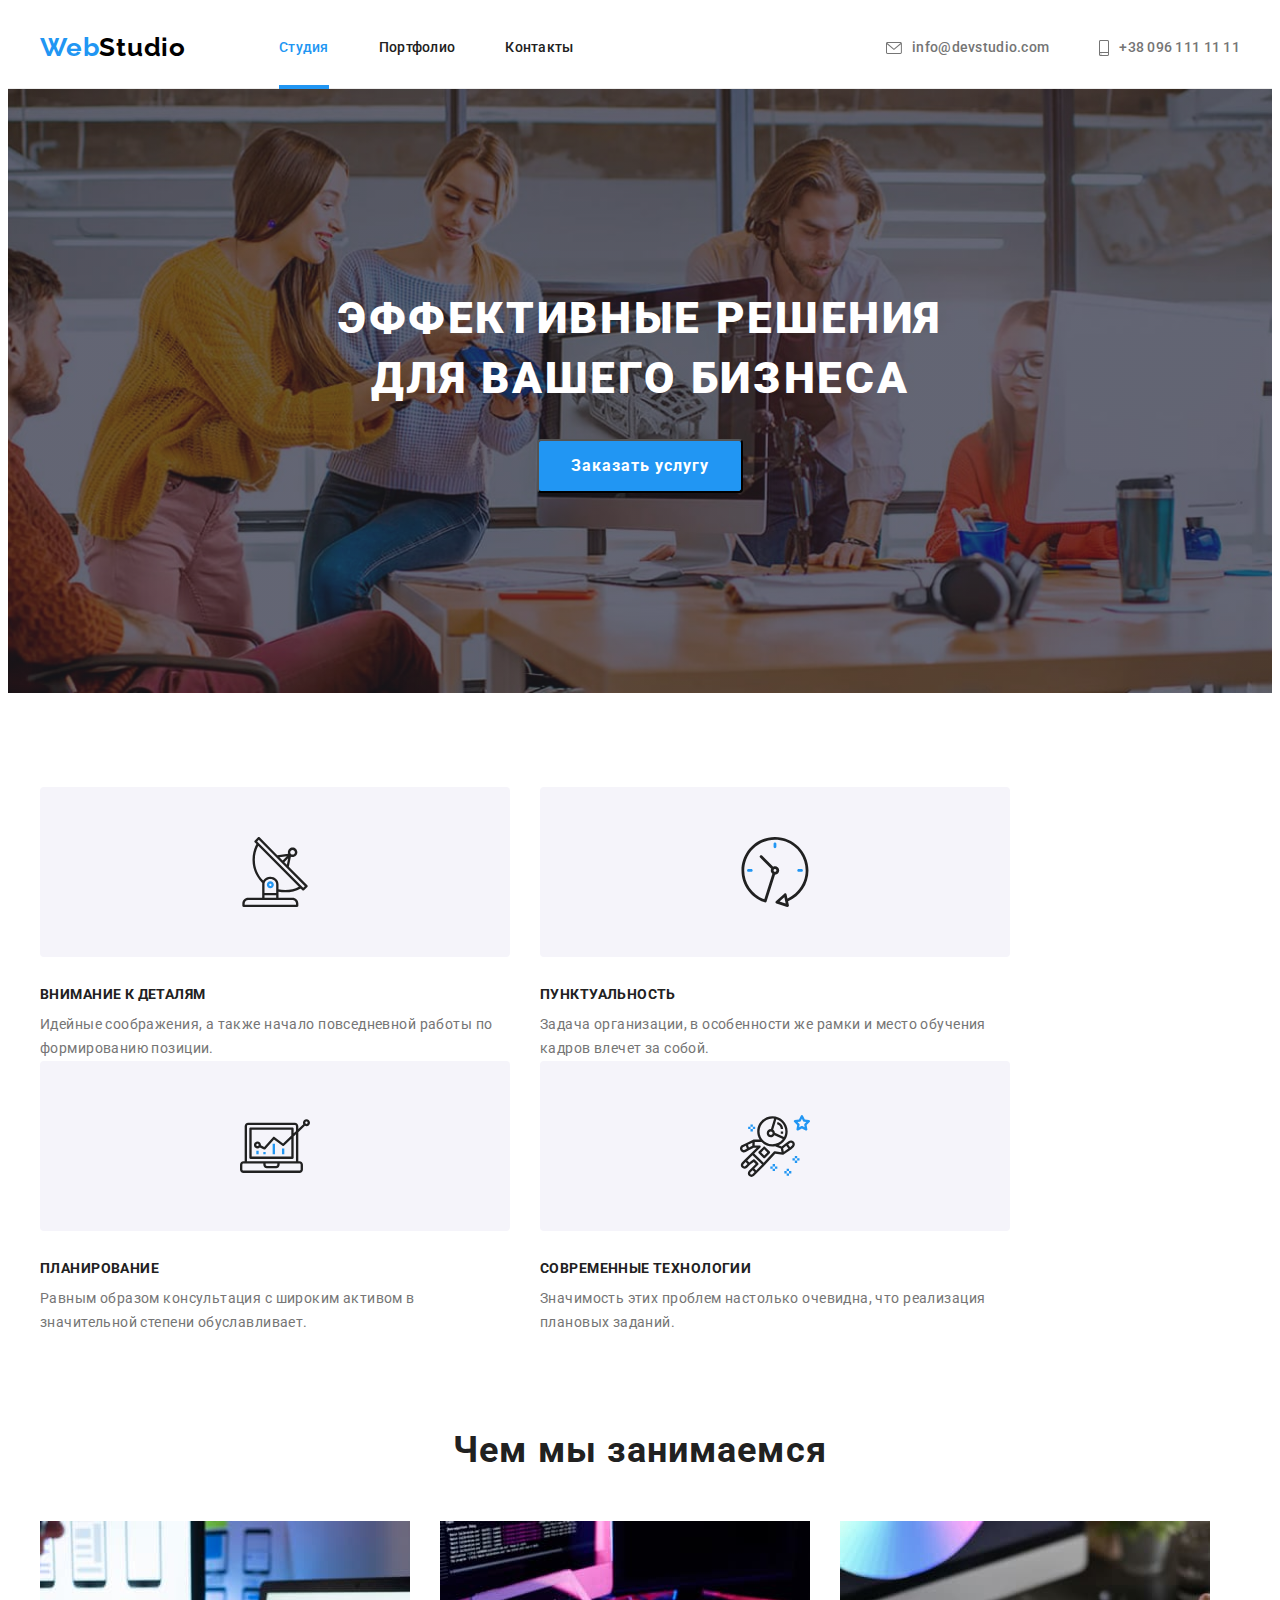
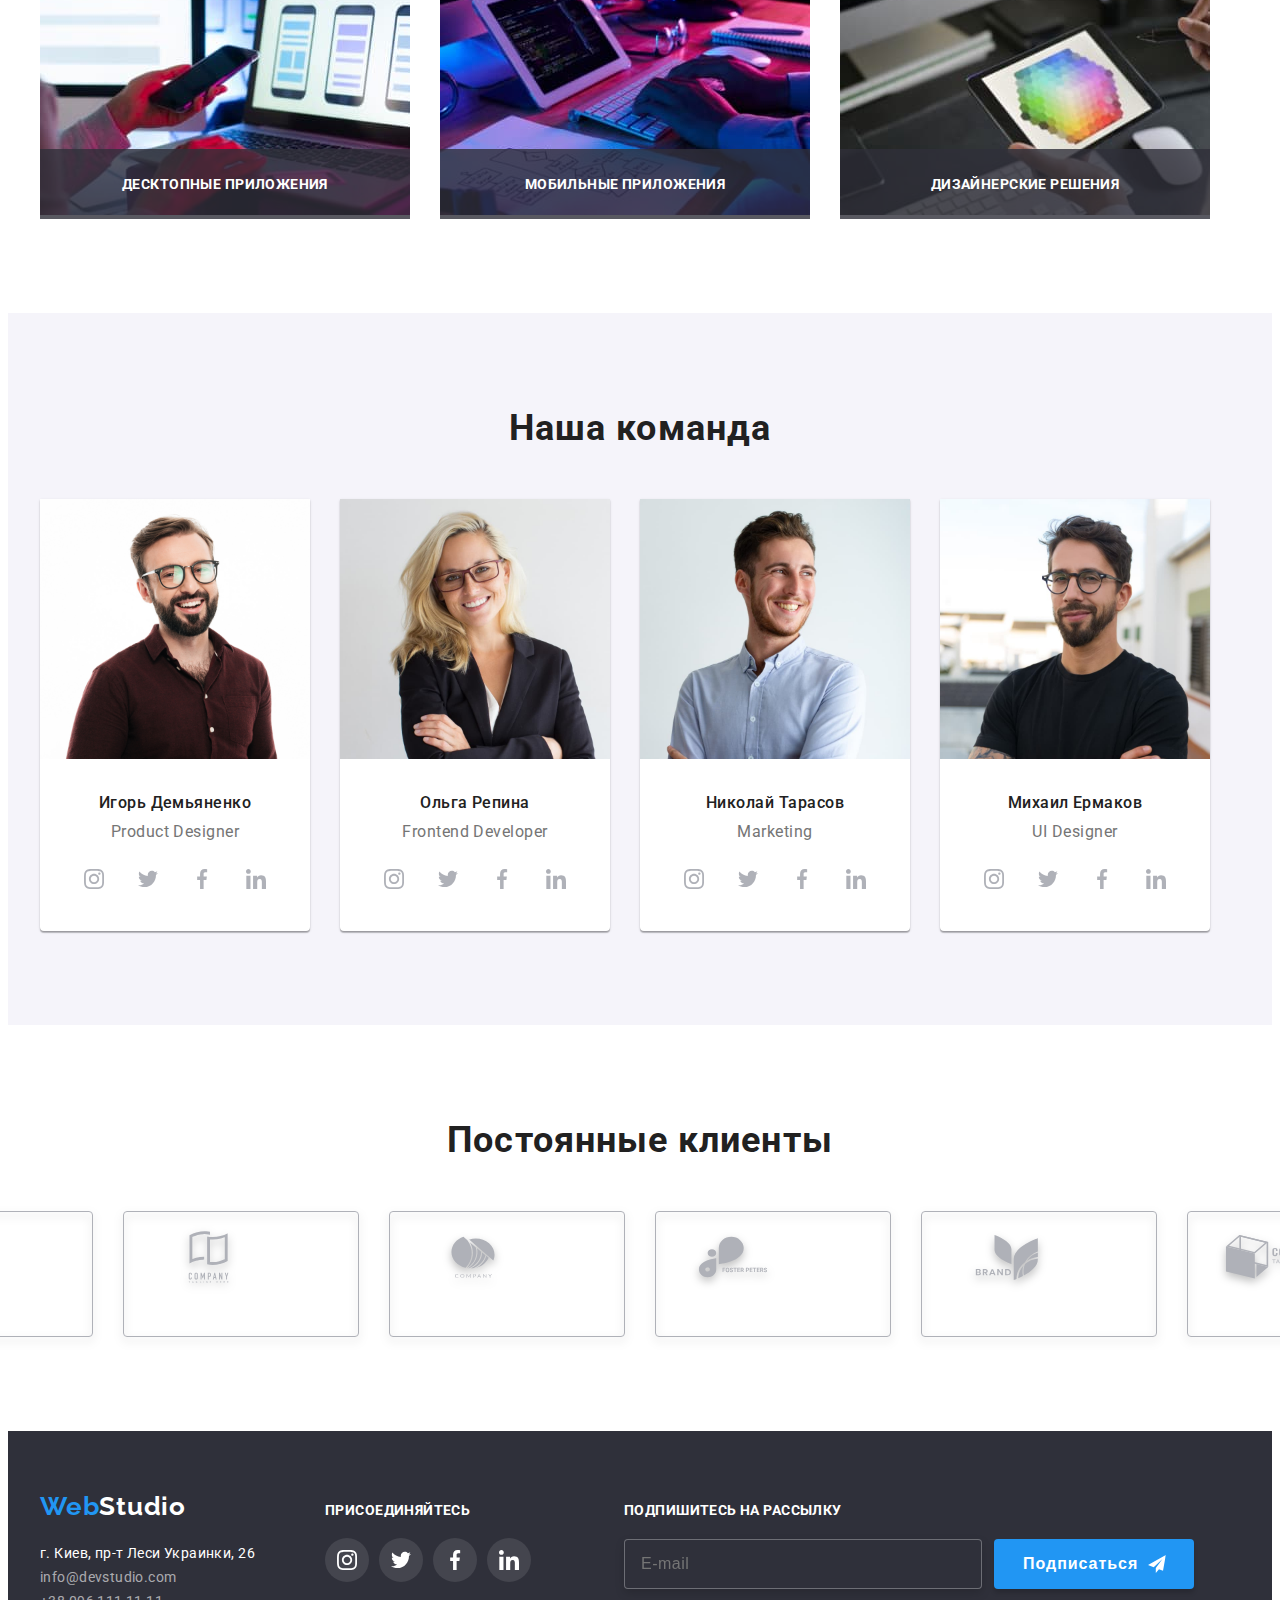
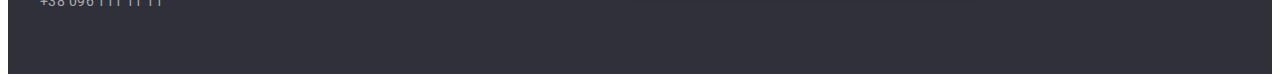
<file: index.html>
<!DOCTYPE html>
<html lang="ru">
  <head>
    <meta charset="UTF-8" />
    <meta http-equiv="X-UA-Compatible" content="IE=edge" />
    <meta name="viewport" content="width=device-width, initial-scale=1.0" />
    <title>Git rules!</title>
    <link rel="preconnect" href="https://fonts.googleapis.com" />
    <link rel="preconnect" href="https://fonts.gstatic.com" crossorigin />
    <link
      href="https://fonts.googleapis.com/css2?family=Raleway:wght@700&family=Roboto:wght@400;500;700;900&display=swap"
      rel="stylesheet"
    />
    <link
      rel="stylesheet"
      href="https://cdnjs.cloudflare.com/ajax/libs/modern-normalize/1.1.0/modern-normalize.min.css"
      integrity="sha512-wpPYUAdjBVSE4KJnH1VR1HeZfpl1ub8YT/NKx4PuQ5NmX2tKuGu6U/JRp5y+Y8XG2tV+wKQpNHVUX03MfMFn9Q=="
      crossorigin="anonymous"
      referrerpolicy="no-referrer"
    />
    <link rel="stylesheet" href="./css/style.css" />
  </head>

  <body>
    <header class="header">
      <div class="container">
        <nav class="header-navigation">
          <a lang="en" href="" class="header-logo-web link"
            >Web<span class="header-logo-studio link">Studio</span>
          </a>
          <ul class="header-list list">
            <li class="header-item"><a class="header-studio link" href="">Студия</a></li>
            <li class="header-item">
              <a class="header-potfolio link" href="./portfolio.html">Портфолио</a>
            </li>
            <li class="header-item"><a class="header-contact link" href="">Контакты</a></li>
          </ul>
        </nav>
        <ul class="header-right list">
          <li class="header-right-item">
            <a class="header-email link" href="mailto:info@devstudio.com">
              <svg class="header-icons" width="16" height="12">
                <use class="envelope" href="./images/icons.svg#icon-envelope"></use>
              </svg>
              info@devstudio.com</a
            >
          </li>
          <li class="header-right-item">
            <a class="header-tel link" href="tel:+380961111111">
              <svg class="header-icons" width="10" height="16">
                <use class="smartphone" href="./images/icons.svg#icon-smartphone"></use>
              </svg>
              +38 096 111 11 11</a
            >
          </li>
        </ul>
      </div>
    </header>
    <main>
      <section class="hero">
        <h1 class="hero-title">Эффективные решения для вашего бизнеса</h1>
        <button class="hero-button" type="button" data-modal-open>Заказать услугу</button>
      </section>
      <section class="peculiarities">
        <div class="container">
          <ul class="peculiarities-list">
            <li class="peculiarities-main list">
              <div class="icons-peculiarities list">
                <svg class="icons">
                  <use class="antenna" href="./images/icons.svg#icon-antenna"></use>
                </svg>
              </div>
              <h3 class="peculiarities-main-title">Внимание к деталям</h3>
              <p class="peculiarities-main-title-org">
                Идейные соображения, а также начало повседневной работы по формированию позиции.
              </p>
            </li>
            <li class="peculiarities-main list">
              <div class="icons-peculiarities list">
                <svg class="icons">
                  <use class="clock" href="./images/icons.svg#icon-clock"></use>
                </svg>
              </div>
              <h3 class="peculiarities-main-title">Пунктуальность</h3>
              <p class="peculiarities-main-title-org">
                Задача организации, в особенности же рамки и место обучения кадров влечет за собой.
              </p>
            </li>
            <li class="peculiarities-main list">
              <div class="icons-peculiarities list">
                <svg class="icons">
                  <use class="diagram" href="./images/icons.svg#icon-diagram"></use>
                </svg>
              </div>
              <h3 class="peculiarities-main-title">Планирование</h3>
              <p class="peculiarities-main-title-org">
                Равным образом консультация с широким активом в значительной степени обуславливает.
              </p>
            </li>
            <li class="peculiarities-main list">
              <div class="icons-peculiarities list">
                <svg class="icons">
                  <use class="astronaut" href="./images/icons.svg#icon-astronaut"></use>
                </svg>
              </div>
              <h3 class="peculiarities-main-title">Современные технологии</h3>
              <p class="peculiarities-main-title-org">
                Значимость этих проблем настолько очевидна, что реализация плановых заданий.
              </p>
            </li>
          </ul>
        </div>
      </section>
      <section class="doing">
        <div class="container">
          <h2 class="doing-title">Чем мы занимаемся</h2>
          <ul class="doing-image list">
            <li class="doing-image-pictures">
              <img src="./images/doing/img1.jpg" alt="Разработка сайта" width="370" height="294" />
              <h3 class="doing-kind">Десктопные приложения</h3>
            </li>
            <li class="doing-image-pictures">
              <img src="./images/doing/img2.jpg" alt="Дизайн" width="370" height="294" />
              <h3 class="doing-kind">Мобильные приложения</h3>
            </li>
            <li class="doing-image-pictures">
              <img src="./images/doing/img3.jpg" alt="Графика и цвет" width="370" height="294" />
              <h3 class="doing-kind">Дизайнерские решения</h3>
            </li>
          </ul>
        </div>
      </section>
      <section class="team">
        <div class="container">
          <h2 class="team-title">Наша команда</h2>
          <ul class="team-worker list">
            <li class="team-worker-about">
              <img
                class="cards-workers"
                src="./images/team/demyanenko.jpg"
                alt="Игорь Демьяненко"
                width="270"
                height="260"
              />
              <div class="name-function-worker">
                <h3 class="team-worker-about-name">Игорь Демьяненко</h3>
                <p class="team-worker-function" lang="en">Product Designer</p>
                <ul class="worker-socials">
                  <li class="socials-item list">
                    <a class="socials-link link" href="">
                      <svg class="socials-icons" width="20" height="20">
                        <use class="instagram" href="./images/icons.svg#icon-instagram"></use>
                      </svg>
                    </a>
                  </li>
                  <li class="socials-item list">
                    <a class="socials-link link" href="">
                      <svg class="socials-icons" width="20" height="20">
                        <use class="twitter" href="./images/icons.svg#icon-twitter"></use>
                      </svg>
                    </a>
                  </li>
                  <li class="socials-item list">
                    <a class="socials-link link" href="">
                      <svg class="socials-icons" width="20" height="20">
                        <use class="facebook" href="./images/icons.svg#icon-facebook"></use>
                      </svg>
                    </a>
                  </li>
                  <li class="socials-item list">
                    <a class="socials-link link" href="">
                      <svg class="socials-icons" width="20" height="20">
                        <use class="linkedin" href="./images/icons.svg#icon-linkedin"></use>
                      </svg>
                    </a>
                  </li>
                </ul>
              </div>
            </li>
            <li class="team-worker-about">
              <img
                class="cards-workers"
                src="./images/team/repina.jpg"
                alt="Ольга Репина"
                width="270"
                height="260"
              />
              <div class="name-function-worker">
                <h3 class="team-worker-about-name">Ольга Репина</h3>
                <p class="team-worker-function" lang="en">Frontend Developer</p>
                <ul class="worker-socials">
                  <li class="socials-item list">
                    <a class="socials-link link" href="">
                      <svg class="socials-icons" width="20" height="20">
                        <use class="instagram" href="./images/icons.svg#icon-instagram"></use>
                      </svg>
                    </a>
                  </li>
                  <li class="socials-item list">
                    <a class="socials-link link" href="">
                      <svg class="socials-icons" width="20" height="20">
                        <use class="twitter" href="./images/icons.svg#icon-twitter"></use>
                      </svg>
                    </a>
                  </li>
                  <li class="socials-item list">
                    <a class="socials-link link" href="">
                      <svg class="socials-icons" width="20" height="20">
                        <use class="facebook" href="./images/icons.svg#icon-facebook"></use>
                      </svg>
                    </a>
                  </li>
                  <li class="socials-item list">
                    <a class="socials-link link" href="">
                      <svg class="socials-icons" width="20" height="20">
                        <use class="linkedin" href="./images/icons.svg#icon-linkedin"></use>
                      </svg>
                    </a>
                  </li>
                </ul>
              </div>
            </li>
            <li class="team-worker-about">
              <img
                class="cards-workers"
                src="./images/team/tarasov.jpg"
                alt="Николай Тарасов"
                width="270"
                height="260"
              />
              <div class="name-function-worker">
                <h3 class="team-worker-about-name">Николай Тарасов</h3>
                <p class="team-worker-function" lang="en">Marketing</p>
                <ul class="worker-socials">
                  <li class="socials-item list">
                    <a class="socials-link link" href="">
                      <svg class="socials-icons" width="20" height="20">
                        <use class="instagram" href="./images/icons.svg#icon-instagram"></use>
                      </svg>
                    </a>
                  </li>
                  <li class="socials-item list">
                    <a class="socials-link link" href="">
                      <svg class="socials-icons" width="20" height="20">
                        <use class="twitter" href="./images/icons.svg#icon-twitter"></use>
                      </svg>
                    </a>
                  </li>
                  <li class="socials-item list">
                    <a class="socials-link link" href="">
                      <svg class="socials-icons" width="20" height="20">
                        <use class="facebook" href="./images/icons.svg#icon-facebook"></use>
                      </svg>
                    </a>
                  </li>
                  <li class="socials-item list">
                    <a class="socials-link link" href="">
                      <svg class="socials-icons" width="20" height="20">
                        <use class="linkedin" href="./images/icons.svg#icon-linkedin"></use>
                      </svg>
                    </a>
                  </li>
                </ul>
              </div>
            </li>
            <li class="team-worker-about">
              <img
                class="cards-workers"
                src="./images/team/ermakov.jpg"
                alt="Михаил Ермаков"
                width="270"
                height="260"
              />
              <div class="name-function-worker">
                <h3 class="team-worker-about-name">Михаил Ермаков</h3>
                <p class="team-worker-function" lang="en">UI Designer</p>
                <ul class="worker-socials">
                  <li class="socials-item list">
                    <a class="socials-link link" href="">
                      <svg class="socials-icons" width="20" height="20">
                        <use class="instagram" href="./images/icons.svg#icon-instagram"></use>
                      </svg>
                    </a>
                  </li>
                  <li class="socials-item list">
                    <a class="socials-link link" href="">
                      <svg class="socials-icons" width="20" height="20">
                        <use class="twitter" href="./images/icons.svg#icon-twitter"></use>
                      </svg>
                    </a>
                  </li>
                  <li class="socials-item list">
                    <a class="socials-link link" href="">
                      <svg class="socials-icons" width="20" height="20">
                        <use class="facebook" href="./images/icons.svg#icon-facebook"></use>
                      </svg>
                    </a>
                  </li>
                  <li class="socials-item list">
                    <a class="socials-link link" href="">
                      <svg class="socials-icons" width="20" height="20">
                        <use class="linkedin" href="./images/icons.svg#icon-linkedin"></use>
                      </svg>
                    </a>
                  </li>
                </ul>
              </div>
            </li>
          </ul>
        </div>
      </section>
      <section class="clients">
        <div class="container">
          <h2 class="clients-title">Постоянные клиенты</h2>
          <ul class="clients-icons list">
            <li class="clients-icons-cards">
              <a class="clients-icons-number" href="">
                <svg class="clients-icons-number-cards">
                  <use class="one" href="./images/icons.svg#icon-one"></use>
                </svg>
              </a>
            </li>
            <li class="clients-icons-cards">
              <a class="clients-icons-number" href="">
                <svg class="clients-icons-number-cards">
                  <use class="two" href="./images/icons.svg#icon-two"></use>
                </svg>
              </a>
            </li>
            <li class="clients-icons-cards">
              <a class="clients-icons-number" href="">
                <svg class="clients-icons-number-cards">
                  <use class="three" href="./images/icons.svg#icon-three"></use>
                </svg>
              </a>
            </li>
            <li class="clients-icons-cards">
              <a class="clients-icons-number" href="">
                <svg class="clients-icons-number-cards">
                  <use class="four" href="./images/icons.svg#icon-four"></use>
                </svg>
              </a>
            </li>
            <li class="clients-icons-cards">
              <a class="clients-icons-number" href="">
                <svg class="clients-icons-number-cards">
                  <use class="five" href="./images/icons.svg#icon-five"></use>
                </svg>
              </a>
            </li>
            <li class="clients-icons-cards">
              <a class="clients-icons-number" href="">
                <svg class="clients-icons-number-cards">
                  <use class="six" href="./images/icons.svg#icon-six"></use>
                </svg>
              </a>
            </li>
          </ul>
        </div>
      </section>
    </main>
    <footer class="footer">
      <div class="footer-logo-together container">
        <div class="footer-logo">
          <a lang="en" href="" class="footer-logo-web link"
            >Web<span class="footer-logo-studio link">Studio</span>
          </a>
          <address class="footer-adress">
            <ul class="footer-adress list">
              <li class="footer-item">
                <a
                  class="footer-adress-map link"
                  href="https://goo.gl/maps/Y9BvovTNRjRQ5Cvj7"
                  target="_blank"
                  rel="noreferrer noopener"
                  >г. Киев, пр-т Леси Украинки, 26</a
                >
              </li>
              <li class="footer-item">
                <a class="footer-email link" href="mailto:info@devstudio.com">info@devstudio.com</a>
              </li>
              <li class="footer-item">
                <a class="footer-tel link" href="tel:+380961111111">+38 096 111 11 11</a>
              </li>
            </ul>
          </address>
        </div>
        <div class="footer-together">
          <p class="together-title">присоединяйтесь</p>
          <ul class="together-socials">
            <li class="together-item list">
              <a class="together-link link" href="">
                <svg class="together-icons" width="20" height="20">
                  <use class="instagram" href="./images/icons.svg#icon-instagram"></use>
                </svg>
              </a>
            </li>
            <li class="together-item list">
              <a class="together-link link" href="">
                <svg class="together-icons" width="20" height="20">
                  <use class="twitter" href="./images/icons.svg#icon-twitter"></use>
                </svg>
              </a>
            </li>
            <li class="together-item list">
              <a class="together-link link" href="">
                <svg class="together-icons" width="20" height="20">
                  <use class="facebook" href="./images/icons.svg#icon-facebook"></use>
                </svg>
              </a>
            </li>
            <li class="together-item list">
              <a class="together-link link" href="">
                <svg class="together-icons" width="20" height="20">
                  <use class="linkedin" href="./images/icons.svg#icon-linkedin"></use>
                </svg>
              </a>
            </li>
          </ul>
        </div>
        <div class="subscribe">
          <p class="subscribe-text">Подпишитесь на рассылку</p>
          <div class="subscribe-contact">
            <input type="email" class="subscribe-email" placeholder="E-mail" />
            <button type="submit" class="subscribe-button">
              Подписаться
              <svg class="subscribe-icons" width="24" height="24">
                <use class="telegramsend" href="./images/icons.svg#icon-telegramsend"></use>
              </svg>
            </button>
          </div>
        </div>
      </div>
    </footer>
    <div class="backdrop is-hidden" data-modal is-hidden>
      <div class="modal">
        <button type="button" class="open" data-modal-close>
          <svg class="open-modal">
            <use class="icon-close" href="./images/icons.svg#icon-close"></use>
          </svg>
        </button>
        <form action="#" class="modal-form">
          <p class="modal-text">Оставьте свои данные, мы вам перезвоним</p>
          <div class="modal-form-field">
            <label for="input-name" class="modal-form-label">Имя</label>
            <span class="input-wrap">
              <input type="text" id="input-name" class="modal-form-input" name="user-name" />
              <svg class="modal-form-icon">
                <use class="modal-form-person" href="./images/icons.svg#icon-person"></use>
              </svg>
            </span>
          </div>
          <div class="modal-form-field">
            <label for="input-tel" class="modal-form-label">Телефон</label>
            <span class="input-wrap">
              <input type="tel" id="input-tel" class="modal-form-input" name="user-tel" />
              <svg class="modal-form-icon">
                <use class="modal-form-phone" href="./images/icons.svg#icon-phone"></use>
              </svg>
            </span>
          </div>
          <div class="modal-form-field">
            <label for="input-email" class="modal-form-label">Почта</label>
            <span class="input-wrap">
              <input type="email" id="input-email" class="modal-form-input" name="user-email" />
              <svg class="modal-form-icon">
                <use class="modal-form-email" href="./images/icons.svg#icon-email"></use>
              </svg>
            </span>
          </div>
          <div class="modal-form-field">
            <label for="comment" class="modal-form-comment">Комментарий</label>
            <textarea
              name="modal-comment"
              id="comment"
              placeholder="Введите текст"
              class="modal-comment"
            ></textarea>
          </div>
          <div class="modal-form-checkbox">
            <input type="checkbox" id="check" name="policy" class="checkbox" />
            <label for="check" class="check">
              <span class="icon-check">
                <svg class="modal-icon-check" width="11" height="8">
                  <use class="modal-check" href="./images/icons.svg#icon-vector"></use>
                </svg>
              </span>
              Соглашаюсь с рассылкой и принимаю
              <a href="" class="check-contract">Условия договора</a></label
            >
          </div>
          <button type="submit" class="modal-button-submit">Отправить</button>
        </form>
      </div>
    </div>
    <script src="./js/modal.js"></script>
  </body>
</html>
</file>
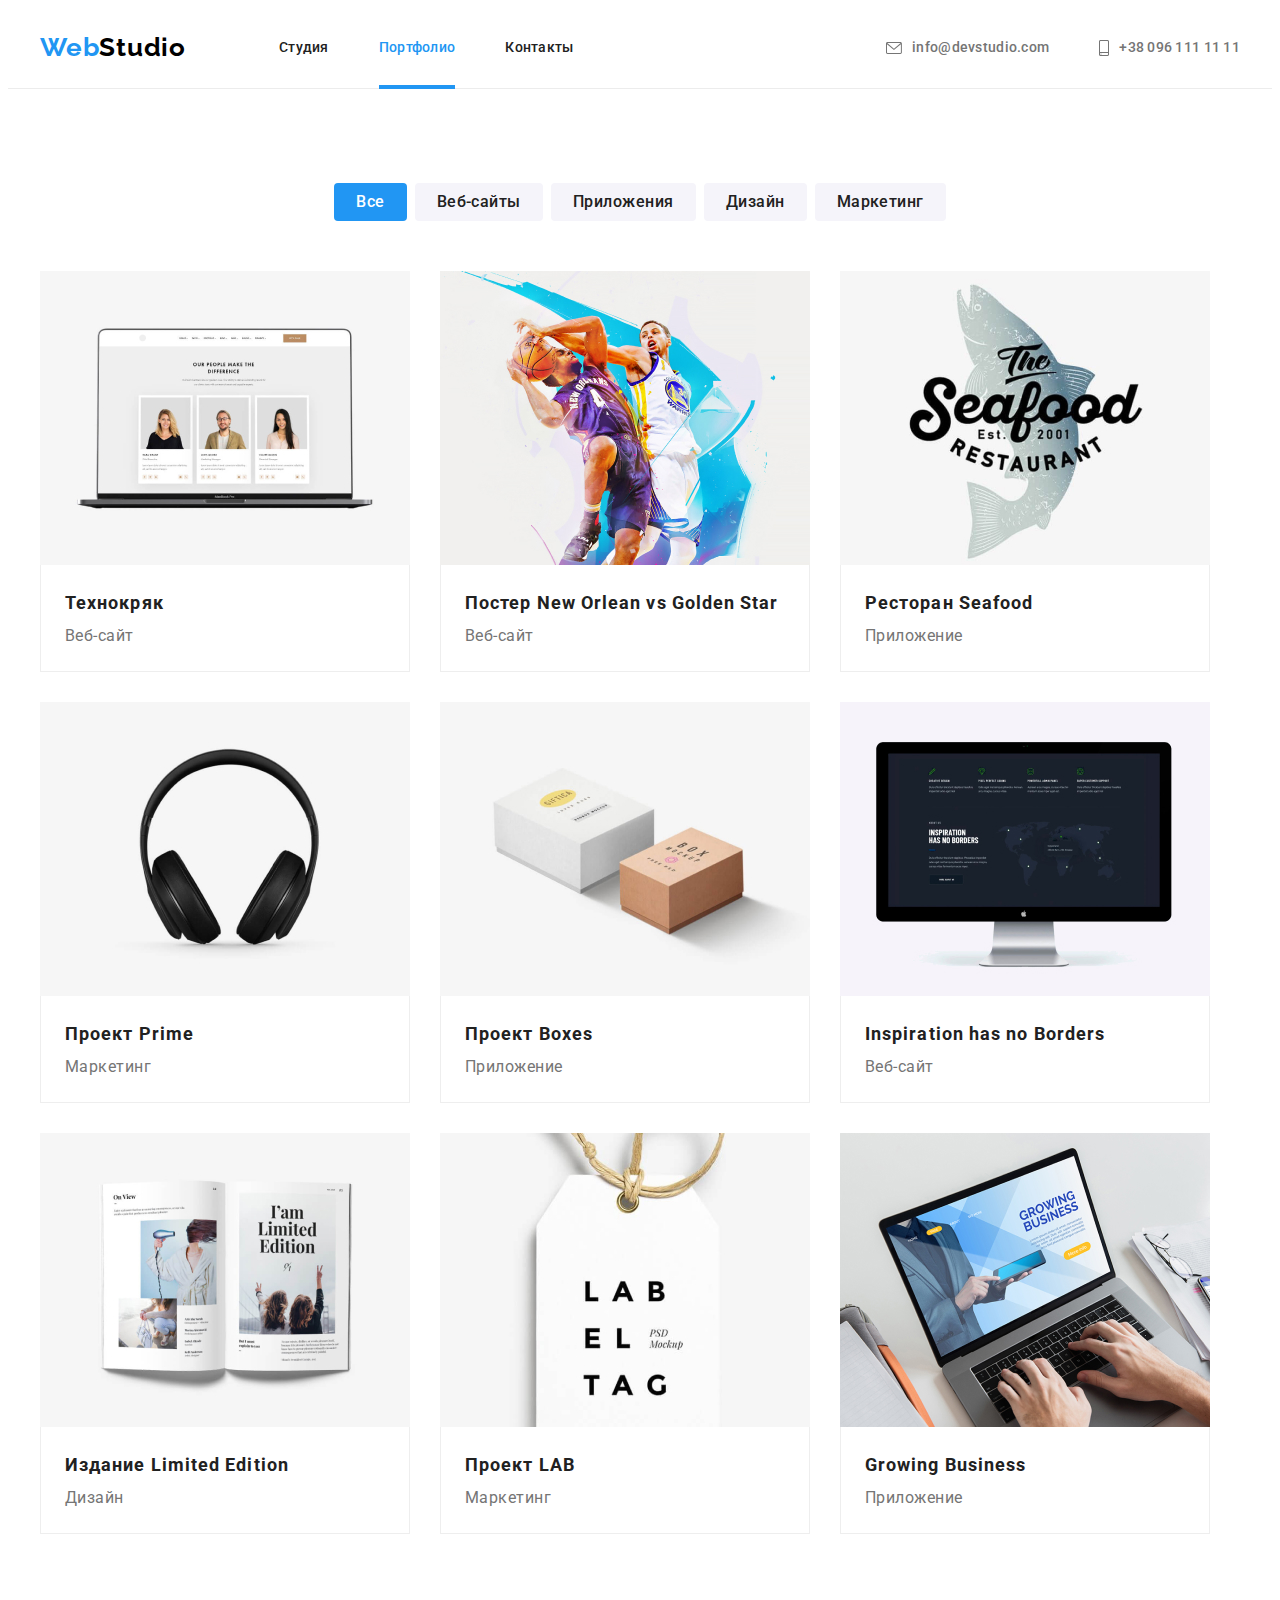
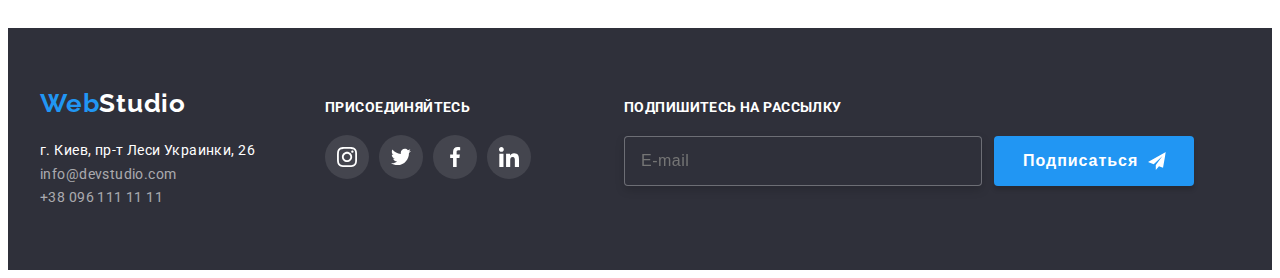
<file: portfolio.html>
<!DOCTYPE html>
<html lang="ru">
  <head>
    <meta charset="UTF-8" />
    <meta http-equiv="X-UA-Compatible" content="IE=edge" />
    <meta name="viewport" content="width=device-width, initial-scale=1.0" />
    <title>Document</title>
    <link rel="preconnect" href="https://fonts.googleapis.com" />
    <link rel="preconnect" href="https://fonts.gstatic.com" crossorigin />
    <link
      href="https://fonts.googleapis.com/css2?family=Raleway:wght@700&family=Roboto:wght@400;500;700;900&display=swap"
      rel="stylesheet"
    />
    <link
      rel="stylesheet"
      href="https://cdnjs.cloudflare.com/ajax/libs/modern-normalize/1.1.0/modern-normalize.min.css"
      integrity="sha512-wpPYUAdjBVSE4KJnH1VR1HeZfpl1ub8YT/NKx4PuQ5NmX2tKuGu6U/JRp5y+Y8XG2tV+wKQpNHVUX03MfMFn9Q=="
      crossorigin="anonymous"
      referrerpolicy="no-referrer"
    />
    <link rel="stylesheet" href="./css/style.css" />
  </head>
  <body>
    <header class="header">
      <div class="container">
        <nav class="header-navigation">
          <a lang="en" href="" class="header-logo-web link"
            >Web<span class="header-logo-studio link">Studio</span>
          </a>
          <ul class="header-list list">
            <li class="header-item">
              <a class="header-studio-second link" href="./index.html">Студия</a>
            </li>
            <li class="header-item">
              <a class="header-potfolio-second link" href="">Портфолио</a>
            </li>
            <li class="header-item"><a class="header-contact link" href="">Контакты</a></li>
          </ul>
        </nav>
        <ul class="header-right list">
          <li class="header-right-item">
            <a class="header-email link" href="mailto:info@devstudio.com">
              <svg class="header-icons" width="16" height="12">
                <use class="envelope" href="./images/icons.svg#icon-envelope"></use>
              </svg>
              info@devstudio.com</a
            >
          </li>
          <li class="header-right-item">
            <a class="header-tel link" href="tel:+380961111111">
              <svg class="header-icons" width="10" height="16">
                <use class="smartphone" href="./images/icons.svg#icon-smartphone"></use>
              </svg>
              +38 096 111 11 11</a
            >
          </li>
        </ul>
      </div>
    </header>
    <main class="main">
      <section class="main-buttons">
        <div class="container">
          <ul class="main-buttons-list list">
            <li class="main-buttons-item">
              <button class="main-button-all" type="button">Все</button>
            </li>
            <li class="main-buttons-item">
              <button class="main-button-other" type="button">Веб-сайты</button>
            </li>
            <li class="main-buttons-item">
              <button class="main-button-other" type="button">Приложения</button>
            </li>
            <li class="main-buttons-item">
              <button class="main-button-other" type="button">Дизайн</button>
            </li>
            <li class="main-buttons-item">
              <button class="main-button-other" type="button">Маркетинг</button>
            </li>
          </ul>
          <ul class="projects-list list">
            <li class="projects-information">
              <a class="projects-information-link link" href="">
                <div class="projects-cards-text">
                  <img
                    class="projects-cards"
                    src="./imgportfolio/tehnokryak.jpg"
                    alt="Технокряк"
                    width="370"
                    height="294"
                  />
                  <p class="projects-information-text">
                    Технокряк это современная площадка распространения коронавируса. Компании
                    используют эту платформу для цифрового шпионажа и атак на защищённые сервера
                    конкурентов.
                  </p>
                </div>
                <div class="cards-name">
                  <h3 class="projects-name">Технокряк</h3>
                  <p class="projects-type">Веб-сайт</p>
                </div>
              </a>
            </li>
            <li class="projects-information">
              <a class="projects-information-link link" href="">
                <img
                  class="projects-cards"
                  src="./imgportfolio/star.jpg"
                  alt="Постер New Orlean vs Golden Star"
                  width="370"
                  height="294"
                />
                <div class="cards-name">
                  <h3 class="projects-name">
                    Постер <span lang="en">New Orlean vs Golden Star</span>
                  </h3>
                  <p class="projects-type">Веб-сайт</p>
                </div>
              </a>
            </li>
            <li class="projects-information">
              <a class="projects-information-link link" href="">
                <img
                  class="projects-cards"
                  src="./imgportfolio/seafood.jpg"
                  alt="Ресторан Seafood"
                  width="370"
                  height="294"
                />
                <div class="cards-name">
                  <h3 class="projects-name">Ресторан <span lang="en">Seafood</span></h3>
                  <p class="projects-type">Приложение</p>
                </div>
              </a>
            </li>
            <li class="projects-information">
              <a class="projects-information-link link" href="">
                <img
                  class="projects-cards"
                  src="./imgportfolio/prime.jpg"
                  alt="Проект Prime"
                  width="370"
                  height="294"
                />
                <div class="cards-name">
                  <h3 class="projects-name">Проект <span lang="en">Prime</span></h3>
                  <p class="projects-type">Маркетинг</p>
                </div>
              </a>
            </li>
            <li class="projects-information">
              <a class="projects-information-link link" href="">
                <img
                  class="projects-cards"
                  src="./imgportfolio/boxes.jpg"
                  alt="Проект Boxes"
                  width="370"
                  height="294"
                />
                <div class="cards-name">
                  <h3 class="projects-name">Проект <span lang="en">Boxes</span></h3>
                  <p class="projects-type">Приложение</p>
                </div>
              </a>
            </li>
            <li class="projects-information">
              <a class="projects-information-link link" href="">
                <img
                  class="projects-cards"
                  src="./imgportfolio/borders.jpg"
                  alt="Inspiration has no Borders"
                  width="370"
                  height="294"
                />
                <div class="cards-name">
                  <h3 class="projects-name" lang="en">Inspiration has no Borders</h3>
                  <p class="projects-type">Веб-сайт</p>
                </div>
              </a>
            </li>
            <li class="projects-information">
              <a class="projects-information-link link" href="">
                <img
                  class="projects-cards"
                  src="./imgportfolio/edition.jpg"
                  alt="Издание Limited Edition"
                  width="370"
                  height="294"
                />
                <div class="cards-name">
                  <h3 class="projects-name">Издание <span lang="en">Limited Edition</span></h3>
                  <p class="projects-type">Дизайн</p>
                </div>
              </a>
            </li>
            <li class="projects-information">
              <a class="projects-information-link link" href="">
                <img
                  class="projects-cards"
                  src="./imgportfolio/lab.jpg"
                  alt="Проект LAB"
                  width="370"
                  height="294"
                />
                <div class="cards-name">
                  <h3 class="projects-name">Проект <span lang="en">LAB</span></h3>
                  <p class="projects-type">Маркетинг</p>
                </div>
              </a>
            </li>
            <li class="projects-information">
              <a class="projects-information-link link" href="">
                <img
                  class="projects-cards"
                  src="./imgportfolio/business.jpg"
                  alt="Growing Business"
                  width="370"
                  height="294"
                />
                <div class="cards-name">
                  <h3 class="projects-name" lang="en">Growing Business</h3>
                  <p class="projects-type">Приложение</p>
                </div>
              </a>
            </li>
          </ul>
        </div>
      </section>
    </main>
    <footer class="footer">
      <div class="footer-logo-together container">
        <div class="footer-logo">
          <a lang="en" href="" class="footer-logo-web link"
            >Web<span class="footer-logo-studio link">Studio</span>
          </a>
          <address class="footer-adress">
            <ul class="footer-adress list">
              <li class="footer-item">
                <a
                  class="footer-adress-map link"
                  href="https://goo.gl/maps/Y9BvovTNRjRQ5Cvj7"
                  target="_blank"
                  rel="noreferrer noopener"
                  >г. Киев, пр-т Леси Украинки, 26</a
                >
              </li>
              <li class="footer-item">
                <a class="footer-email link" href="mailto:info@devstudio.com">info@devstudio.com</a>
              </li>
              <li class="footer-item">
                <a class="footer-tel link" href="tel:+380961111111">+38 096 111 11 11</a>
              </li>
            </ul>
          </address>
        </div>
        <div class="footer-together">
          <p class="together-title">присоединяйтесь</p>
          <ul class="together-socials">
            <li class="together-item list">
              <a class="together-link link" href="">
                <svg class="together-icons" width="20" height="20">
                  <use class="instagram" href="./images/icons.svg#icon-instagram"></use>
                </svg>
              </a>
            </li>
            <li class="together-item list">
              <a class="together-link link" href="">
                <svg class="together-icons" width="20" height="20">
                  <use class="twitter" href="./images/icons.svg#icon-twitter"></use>
                </svg>
              </a>
            </li>
            <li class="together-item list">
              <a class="together-link link" href="">
                <svg class="together-icons" width="20" height="20">
                  <use class="facebook" href="./images/icons.svg#icon-facebook"></use>
                </svg>
              </a>
            </li>
            <li class="together-item list">
              <a class="together-link link" href="">
                <svg class="together-icons" width="20" height="20">
                  <use class="linkedin" href="./images/icons.svg#icon-linkedin"></use>
                </svg>
              </a>
            </li>
          </ul>
        </div>
        <div class="subscribe">
          <p class="subscribe-text">Подпишитесь на рассылку</p>
          <div class="subscribe-contact">
            <input type="email" class="subscribe-email" placeholder="E-mail" />
            <button type="submit" class="subscribe-button">
              Подписаться
              <svg class="subscribe-icons" width="24" height="24">
                <use class="telegramsend" href="./images/icons.svg#icon-telegramsend"></use>
              </svg>
            </button>
          </div>
        </div>
      </div>
    </footer>
  </body>
</html>
</file>
<file: css/style.css>
:root {
  --main-title-colore: #ffffff;
  --second-title-color: #212121;
  --main-text-color: #757575;
  --accent-color: #2196f3;
  --timing-function: cubic-bezier(0.4, 0, 0.2, 1);
  --time: 250ms;
}
body {
  font-family: 'Roboto', sans-serif;
  color: var(--main-text-color);
}
p,
h1,
h2,
h3,
h4,
h5,
h6,
ul {
  margin-top: 0;
  margin-bottom: 0;
}
ul {
  padding-left: 0;
}
.list {
  list-style: none;
}
.link {
  text-decoration: none;
}
.container {
  width: 1200px;
  padding-left: 15px;
  padding-right: 15px;
  margin: 0 auto;
}
/*-----HEADER--- */
.header {
  border-bottom: 1px solid #ececec;
}
.header .container {
  display: flex;
  align-items: center;
  padding-top: 0;
  padding-bottom: 0;
}
.header-navigation {
  display: flex;
  align-items: center;
}
.header-list {
  display: flex;
  margin-left: 93px;
}
.header-right {
  display: flex;
  margin-left: auto;
}
.header-list .header-item:not(:last-child) {
  margin-right: 50px;
}
.header-item .link {
  display: block;
  padding-top: 32px;
  padding-bottom: 32px;
}
.header-potfolio:hover,
.header-potfolio:focus,
.header-contact:hover,
.header-contact:focus,
.header-studio-second:hover,
.header-studio-second:focus {
  color: var(--accent-color);
}
.header-potfolio,
.header-contact,
.header-studio-second {
  transition: color var(--time) var(--timing-function);
}
.header-right .header-right-item + .header-right-item {
  margin-left: 50px;
}
.header-logo-web {
  font-family: Raleway;
  font-weight: 700;
  font-size: 26px;
  padding-top: 24px;
  padding-bottom: 25px;
  line-height: 1.19;
  letter-spacing: 0.03em;
  color: #2196f3;
}
.header-logo-studio {
  font-family: Raleway;
  font-weight: 700;
  font-size: 26px;
  padding-top: 24px;
  padding-bottom: 25px;
  line-height: 1.19;
  letter-spacing: 0.03em;
  color: #000000;
}
.header-studio {
  position: relative;
  font-weight: 500;
  font-size: 14px;
  line-height: 1.14;
  padding-top: 32px;
  padding-bottom: 32px;
  letter-spacing: 0.02em;
  color: #2196f3;
}
.header-studio::after {
  content: '';
  position: absolute;
  left: 0px;
  bottom: -1px;
  display: block;
  width: 100%;
  height: 4px;
  background-color: var(--accent-color);
}
.header-studio-second {
  font-weight: 500;
  font-size: 14px;
  padding-top: 32px;
  padding-bottom: 32px;
  line-height: 1.14;
  letter-spacing: 0.02em;
  color: #212121;
}
.header-potfolio {
  font-weight: 500;
  font-size: 14px;
  padding-top: 32px;
  padding-bottom: 32px;
  line-height: 1.14;
  letter-spacing: 0.02em;
  color: #212121;
}
.header-potfolio-second {
  position: relative;
  font-weight: 500;
  font-size: 14px;
  padding-top: 32px;
  padding-bottom: 32px;
  line-height: 1.14;
  letter-spacing: 0.02em;
  color: #2196f3;
}
.header-potfolio-second::after {
  content: '';
  position: absolute;
  left: 0px;
  bottom: -1px;
  display: block;
  width: 100%;
  height: 4px;
  background-color: var(--accent-color);
}
.header-contact {
  font-weight: 500;
  font-size: 14px;
  line-height: 1.14;
  letter-spacing: 0.02em;
  color: #212121;
}
.envelope {
  display: block;
  fill: var(--main-text-color);
  transition: fill var(--time) var(--timing-function);
}
.smartphone {
  display: block;
  fill: var(--main-text-color);
  transition: fill var(--time) var(--timing-function);
}
.header-icons {
  margin-right: 10px;
}
.header-email {
  display: flex;
  align-items: center;
  font-weight: 500;
  font-size: 14px;
  line-height: 1.14;
  letter-spacing: 0.02em;
  color: #757575;
  padding-top: 32px;
  padding-bottom: 32px;
  transition: color var(--time) var(--timing-function);
}
.header-email:hover,
.header-email:focus,
.header-email:hover .envelope,
.header-email:focus .envelope {
  color: var(--accent-color);
  fill: currentColor;
}
.header-tel {
  display: flex;
  align-items: center;
  font-weight: 500;
  font-size: 14px;
  line-height: 1.14;
  letter-spacing: 0.02em;
  color: #757575;
  padding-top: 32px;
  padding-bottom: 32px;
  transition: color var(--time) var(--timing-function);
}
.header-tel:hover,
.header-tel:focus,
.header-tel:hover .smartphone,
.header-tel:focus .smartphone {
  color: var(--accent-color);
  fill: currentColor;
}
/*----HERO----*/
.hero {
  max-width: 1600px;
  padding-top: 200px;
  padding-bottom: 200px;
  background-image: linear-gradient(rgba(47, 48, 58, 0.4), rgba(47, 48, 58, 0.4)),
    url(../images/hero.jpg);
  background-repeat: no-repeat;
  background-position: center;
  background-size: cover;
  margin-left: auto;
  margin-right: auto;
}
.hero-title {
  font-weight: 900;
  font-size: 44px;
  line-height: 1.36;
  display: block;
  text-align: center;
  width: 696px;
  height: 120px;
  margin-left: auto;
  margin-right: auto;
  margin-bottom: 30px;
  justify-content: center;
  letter-spacing: 0.06em;
  text-transform: uppercase;
  color: var(--main-title-colore);
}
.hero-button {
  background-color: #2196f3;
  font-weight: 700;
  font-size: 16px;
  line-height: 1.87;
  display: block;
  margin-left: auto;
  margin-right: auto;
  text-align: center;
  justify-content: center;
  padding: 10px 32px;
  letter-spacing: 0.06em;
  color: var(--main-title-colore);
  border-radius: 4px;
  cursor: pointer;
  font-family: inherit;
  transition: background-color var(--time) var(--timing-function);
}
.hero-button:hover,
.hero-button:focus {
  background-color: #188ce8;
}
/*-----Peculiarities-----*/
.peculiarities {
  padding-top: 94px;
  padding-bottom: 94px;
}
.peculiarities-list {
  display: flex;
  flex-wrap: wrap;
  margin-left: -30px;
}
.peculiarities-list > .peculiarities-main {
  flex-basis: calc(100% / 4 - 30px);
  margin-left: 30px;
}
.icons-peculiarities {
  display: flex;
  height: 120px;
  width: 270px;
  align-items: center;
  justify-content: center;
  border-radius: 4px;
  background-color: #f5f4fa;
  padding: 25px 100px;
  margin-bottom: 30px;
}
.icons {
  display: block;
  width: 70px;
  height: 70px;
}
.peculiarities-main-title {
  font-weight: 700;
  font-size: 14px;
  line-height: 1.14;
  margin-bottom: 10px;
  letter-spacing: 0.03em;
  text-transform: uppercase;
  color: var(--second-title-color);
}
.peculiarities-main-title-org {
  font-size: 14px;
  line-height: 1.71;
  letter-spacing: 0.03em;
}
/*----MAIN-BUTTONS-AND-PROJECTS----*/
.main-buttons {
  padding-top: 94px;
  padding-bottom: 94px;
}
.main-buttons-list {
  display: flex;
  align-items: center;
  justify-content: center;
  margin-bottom: 50px;
}
.main-buttons-item:not(:first-child) {
  margin-left: 8px;
}
.main-buttons-item {
  transition: box-shadow var(--time) var(--timing-function);
}
.main-button-all {
  background-color: #2196f3;
  font-weight: 500;
  font-size: 16px;
  padding: 6px 22px;
  line-height: 1.62;
  text-align: center;
  letter-spacing: 0.03em;
  border-radius: 4px;
  border: 0px;
  color: #ffffff;
  cursor: pointer;
  font-family: inherit;
}
.main-button-other {
  background-color: #f5f4fa;
  font-family: inherit;
  font-weight: 500;
  font-size: 16px;
  padding: 6px 22px;
  line-height: 1.62;
  text-align: center;
  letter-spacing: 0.03em;
  border: 0px;
  border-radius: 4px;
  color: var(--second-title-color);
  cursor: pointer;
  transition: color var(--time) var(--timing-function);
  transition: background-color var(--time) var(--timing-function);
}
.main-buttons-item:hover,
.main-buttons-item:focus {
  box-shadow: 0px 3px 1px rgba(0, 0, 0, 0.1), 0px 1px 2px rgba(0, 0, 0, 0.08),
    0px 2px 2px rgba(0, 0, 0, 0.12);
}
.main-button-other:hover,
.main-button-other:focus {
  color: var(--main-title-colore);
  background-color: var(--accent-color);
}
.projects-list {
  display: flex;
  flex-wrap: wrap;
  margin-left: -30px;
  margin-top: -30px;
}
.projects-list .projects-information {
  flex-basis: calc (100% / 3 - 30px);
  margin-left: 30px;
  margin-top: 30px;
}
.projects-cards {
  display: block;
  max-width: 100%;
}
.cards-name {
  padding: 20px 24px;
  border-right: 1px solid #eeeeee;
  border-bottom: 1px solid #eeeeee;
  border-left: 1px solid #eeeeee;
}
.projects-name {
  font-weight: 700;
  font-size: 18px;
  line-height: 2;
  letter-spacing: 0.06em;
  color: var(--second-title-color);
}
.projects-type {
  font-size: 16px;
  line-height: 1.87;
  letter-spacing: 0.03em;
  color: var(--main-text-color);
}
.projects-information-link {
  display: block;
  transition: box-shadow var(--time) var(--timing-function);
}
.projects-information-link:hover,
.projects-information-link:focus {
  box-shadow: 0px 1px 1px rgba(0, 0, 0, 0.12), 0px 4px 4px rgba(0, 0, 0, 0.06),
    1px 4px 6px rgba(0, 0, 0, 0.16);
}
.projects-cards-text {
  position: relative;
  overflow: hidden;
}
.projects-information-text {
  position: absolute;
  top: 0;
  height: 100%;
  font-size: 18px;
  line-height: 1.56;
  letter-spacing: 0.03em;
  color: var(--main-title-colore);
  background-color: rgba(33, 150, 243, 0.9);
  padding: 63px 24px;
  overflow: auto;
  transform: translateY(100%);
  transition: transform var(--time) var(--timing-function);
}
.projects-information-link:hover .projects-information-text {
  transform: translateY(0%);
}
/*----DOING-----*/
.doing {
  padding-bottom: 94px;
}
.doing-title {
  font-weight: 700;
  font-size: 36px;
  margin-bottom: 50px;
  line-height: 1.17;
  text-align: center;
  letter-spacing: 0.03em;
  color: var(--second-title-color);
}
.doing-image {
  display: flex;
}
.doing-image .doing-image-pictures:not(:first-child) {
  margin-left: 30px;
}
.doing-image-pictures {
  position: relative;
  display: block;
}
.doing-kind {
  position: absolute;
  bottom: 0;
  display: flex;
  justify-content: center;
  align-items: center;
  font-weight: 700;
  font-size: 14px;
  line-height: 16px;
  text-align: center;
  letter-spacing: 0.03em;
  text-transform: uppercase;
  color: var(--main-title-colore);
  background-color: rgba(47, 48, 58, 0.8);
  width: 370px;
  height: 70px;
}
/*---TEAM----*/
.team {
  padding-top: 94px;
  padding-bottom: 94px;
  background: #f5f4fa;
}
.team-title,
.clients-title {
  font-weight: 700;
  font-size: 36px;
  margin-bottom: 50px;
  line-height: 1.17;
  text-align: center;
  letter-spacing: 0.03em;
  color: var(--second-title-color);
}
.team-worker {
  display: flex;
}
.team-worker .team-worker-about:not(:first-child) {
  margin-left: 30px;
}
.team-worker-about {
  background: #ffffff;
  box-shadow: 0px 1px 3px rgba(0, 0, 0, 0.12), 0px 1px 1px rgba(0, 0, 0, 0.14),
    0px 2px 1px rgba(0, 0, 0, 0.2);
  border-radius: 0px 0px 4px 4px;
}
.name-function-worker {
  padding-top: 30px;
  padding-bottom: 30px;
}
.team-worker-about-name {
  font-weight: 500;
  font-size: 16px;
  margin-bottom: 10px;
  line-height: 1.19;
  text-align: center;
  letter-spacing: 0.03em;
  color: var(--second-title-color);
}
.team-worker-function {
  font-size: 16px;
  line-height: 1.19;
  text-align: center;
  letter-spacing: 0.03em;
  margin-bottom: 16px;
}
.worker-socials {
  display: flex;
  justify-content: center;
}
.socials-item:not(:last-child) {
  margin-right: 10px;
}
.socials-icons {
  fill: #afb1b8;
  transition: fill var(--time) var(--timing-function);
}
.socials-link:hover .socials-icons,
.socials-link:focus .socials-icons {
  fill: var(--main-title-colore);
}
.socials-link:hover,
.socials-link:focus {
  background-color: var(--accent-color);
}
.socials-item {
  width: 44px;
  height: 44px;
}
.socials-link {
  display: flex;
  align-items: center;
  justify-content: center;
  width: 100%;
  height: 100%;
  border-radius: 50%;
  background-color: #ffffff;
  transition: background-color var(--time) var(--timing-function);
}
.clients {
  padding-top: 94px;
  padding-bottom: 94px;
}
.clients-icons {
  display: flex;
  justify-content: center;
  align-items: center;
}
.clients-icons > .clients-icons-cards:not(:first-child) {
  margin-left: 30px;
}
.clients-icons-number {
  display: block;
  width: 170px;
  height: 92px;
  padding: 16px 32px;
  border: 1px solid #afb1b8;
  filter: drop-shadow(0px 4px 4px rgba(0, 0, 0, 0.25));
  border-radius: 4px;
  transition: border-color var(--time) var(--timing-function);
}
.one,
.two,
.three,
.four,
.five,
.six {
  transition: fill var(--time) var(--timing-function);
}
.clients-icons-number-cards {
  display: block;
  width: 106px;
  height: 60px;
  fill: #afb1b8;
}
.clients-icons-number:hover,
.clients-icons-number:focus {
  border-color: var(--accent-color);
}
.clients-icons-number:hover .one,
.clients-icons-number:hover .two,
.clients-icons-number:hover .three,
.clients-icons-number:hover .four,
.clients-icons-number:hover .five,
.clients-icons-number:hover .six,
.clients-icons-number:focus .one,
.clients-icons-number:focus .two,
.clients-icons-number:focus .three,
.clients-icons-number:focus .four,
.clients-icons-number:focus .five,
.clients-icons-number:focus .six {
  fill: var(--accent-color);
}

/*----FOOTER----*/
.footer {
  padding-top: 60px;
  padding-bottom: 60px;
  background-color: #2f303a;
}
.footer-logo-web {
  display: block;
  margin-bottom: 20px;
}
.footer-logo-web {
  font-family: Raleway;
  font-weight: 700;
  font-size: 26px;
  line-height: 1.19;
  letter-spacing: 0.03em;
  color: #2196f3;
}
.footer-logo-studio {
  font-family: Raleway;
  font-weight: 700;
  font-size: 26px;
  line-height: 1.19;
  letter-spacing: 0.03em;
  color: #ffffff;
}
.footer-adress {
  font-style: normal;
}
.footer-adress-map {
  font-size: 14px;
  line-height: 1.71;
  margin-bottom: 9px;
  letter-spacing: 0.03em;
  color: var(--main-title-colore);
}
.footer-email {
  font-size: 14px;
  line-height: 1.71;
  margin-bottom: 9px;
  letter-spacing: 0.03em;
  color: rgba(255, 255, 255, 0.6);
}
.footer-tel {
  font-size: 14px;
  line-height: 1.71;
  letter-spacing: 0.03em;
  color: rgba(255, 255, 255, 0.6);
}
.footer-logo-together {
  display: flex;
  align-items: baseline;
}
.footer-together {
  margin-left: 70px;
}
.together-title {
  font-weight: 700;
  font-size: 14px;
  line-height: 16px;
  letter-spacing: 0.03em;
  text-transform: uppercase;
  margin-bottom: 20px;
  color: var(--main-title-colore);
}
.together-socials {
  display: flex;
}
.together-item:not(:first-child) {
  margin-left: 10px;
}
.together-icons {
  fill: var(--main-title-colore);
}
.together-link {
  display: flex;
  align-items: center;
  justify-content: center;
  border-radius: 50%;
  background-color: #ffffff1a;
  width: 44px;
  height: 44px;
  justify-content: center;
  transition: background-color var(--time) var(--timing-function);
}
.together-link:hover,
.together-link:focus {
  background-color: var(--accent-color);
}
.subscribe {
  margin-left: 93px;
}
.subscribe-text {
  margin-bottom: 20px;
  font-weight: 700;
  font-size: 14px;
  line-height: 1.14;
  letter-spacing: 0.03em;
  text-transform: uppercase;
  color: var(--main-title-colore);
}
.subscribe-contact {
  display: flex;
}
.subscribe-email {
  width: 358px;
  height: 50px;
  font-size: 16px;
  line-height: 1.25;
  display: flex;
  align-items: center;
  letter-spacing: 0.03em;
  color: rgba(255, 255, 255, 0.6);
  border: 1px solid rgba(255, 255, 255, 0.3);
  box-sizing: border-box;
  filter: drop-shadow(0px 4px 4px rgba(0, 0, 0, 0.15));
  border-radius: 4px;
  background-color: #2f303a;
  padding: 15px 16px;
}
.subscribe-email:focus-within {
  border-color: var(--accent-color);
  outline: none;
}
.subscribe-button {
  width: 200px;
  height: 50px;
  margin-left: 12px;
  font-weight: bold;
  font-size: 16px;
  line-height: 1.87;
  display: flex;
  align-items: center;
  text-align: center;
  letter-spacing: 0.06em;
  color: var(--main-title-colore);
  background-color: var(--accent-color);
  box-shadow: 0px 4px 4px rgba(0, 0, 0, 0.15);
  border-radius: 4px;
  padding: 10px 28px 10px 29px;
  cursor: pointer;
  border: none;
}
.subscribe-icons {
  margin-left: 10px;
}
/*MODAL*/

.backdrop {
  position: fixed;
  height: 100vh;
  width: 100vw;
  top: 0;
  background-color: rgba(23, 26, 36, 0.2);
  transition: opacity var(--time) var(--timing-function),
    visibility var(--time) var(--timing-function);
}
.modal {
  position: absolute;
  width: 528px;
  min-height: 581px;
  left: 50%;
  top: 50%;
  transform: translate(-50%, -50%);
  padding: 40px;
  background-color: var(--main-title-colore);
  box-shadow: 0px 1px 3px rgba(0, 0, 0, 0.12), 0px 1px 1px rgba(0, 0, 0, 0.14),
    0px 2px 1px rgba(0, 0, 0, 0.2);
  border-radius: 4px;
}
.open {
  position: absolute;
  display: flex;
  justify-content: center;
  align-items: center;
  width: 30px;
  height: 30px;
  border: 1px solid #0000001a;
  border-radius: 50%;
  top: 14px;
  right: 14px;
  cursor: pointer;
  background-color: transparent;
  transition: fill var(--time) var(--timing-function);
}
.open-modal {
  display: block;
  justify-content: center;
  align-items: center;
  width: 18px;
  height: 18px;
}
.icon-close {
  position: absolute;
  padding: 6px;
  width: 11px;
  height: 11px;
}
.open:focus,
.open:hover {
  fill: var(--accent-color);
}
.backdrop.is-hidden {
  opacity: 0;
  visibility: hidden;
  pointer-events: none;
}
.modal-text {
  font-weight: 700;
  font-size: 20px;
  line-height: 1.15;
  text-align: center;
  letter-spacing: 0.03em;
  color: var(--second-title-color);
  margin-bottom: 12px;
}
.modal-form-input {
  width: 100%;
  height: 40px;
  border: 1px solid rgba(33, 33, 33, 0.2);
  box-sizing: border-box;
  border-radius: 4px;
  padding-left: 42px;
  transition: border-color var(--time) var(--timing-function);
}
.modal-form-icon {
  transition: fill var(--time) var(--timing-function);
}
.modal-form-input:focus-within {
  border-color: var(--accent-color);
  outline: none;
}
.modal-form-input:focus + .modal-form-icon {
  fill: var(--accent-color);
}
.modal-form-field {
  position: relative;
}
.modal-form .modal-form-field:not(:last-child) {
  margin-bottom: 10px;
}
.modal-form-label {
  font-size: 12px;
  line-height: 1.17;
  letter-spacing: 0.01em;
  color: var(--main-text-color);
  margin-bottom: 4px;
}
.input-wrap {
  display: block;
  position: relative;
}
.modal-form-icon {
  position: absolute;
  width: 18px;
  height: 18px;
  left: 12px;
  top: 50%;
  transform: translateY(-50%);
  fill: var(--second-title-color);
}
.modal-form-comment {
  font-size: 12px;
  line-height: 1.17;
  letter-spacing: 0.01em;
  color: var(--main-text-color);
}
.modal-comment:focus-within {
  border-color: var(--accent-color);
  outline: none;
}
.modal-comment {
  width: 100%;
  height: 120px;
  border: 1px solid rgba(33, 33, 33, 0.2);
  box-sizing: border-box;
  border-radius: 4px;
  resize: none;
  padding: 12px 16px;
  transition: border-color var(--time) var(--timing-function);
}
.modal-comment::placeholder {
  font-size: 12px;
  line-height: 1.67;
  letter-spacing: 0.01em;
  color: rgba(117, 117, 117, 0.5);
}
.check {
  display: flex;
  align-items: center;
  font-size: 14px;
  line-height: 1.71;
  letter-spacing: 0.03em;
  color: var(--main-text-color);
}
.check-contract {
  font-size: 14px;
  line-height: 1.71;
  letter-spacing: 0.03em;
  color: var(--accent-color);
  margin-left: 3px;
}
.icon-check {
  width: 16px;
  height: 15px;
  border: 2px solid var(--second-title-color);
  border-radius: 2px;
  display: flex;
  align-items: center;
  justify-content: center;
  margin-right: 7px;
}
.checkbox:checked + .check > .icon-check {
  background-color: var(--accent-color);
  border: none;
}
.checkbox:focus + .check > .icon-check {
  background-color: var(--accent-color);
  border: none;
}
.modal-icon-check {
  fill: #ffffff;
}
.checkbox {
  position: absolute;
  border: 0;
  overflow: hidden;
  clip: rect(0 0 0 0);
}
.modal-button-submit {
  width: 200px;
  height: 50px;
  background-color: var(--accent-color);
  cursor: pointer;
  box-shadow: 0px 4px 4px rgba(0, 0, 0, 0.15);
  border-radius: 4px;
  font-weight: 700;
  font-size: 16px;
  line-height: 1.87;
  display: flex;
  display: block;
  margin-left: auto;
  margin-right: auto;
  margin-top: 30px;
  align-items: center;
  text-align: center;
  letter-spacing: 0.06em;
  font-family: inherit;
  color: var(--main-title-colore);
  padding: 10px 55px 10px 56px;
  border: none;
  transition: background-color var(--time) var(--timing-function);
}
.modal-button-submit:focus,
.modal-button-submit:hover {
  background-color: #188ce8;
}
</file>
